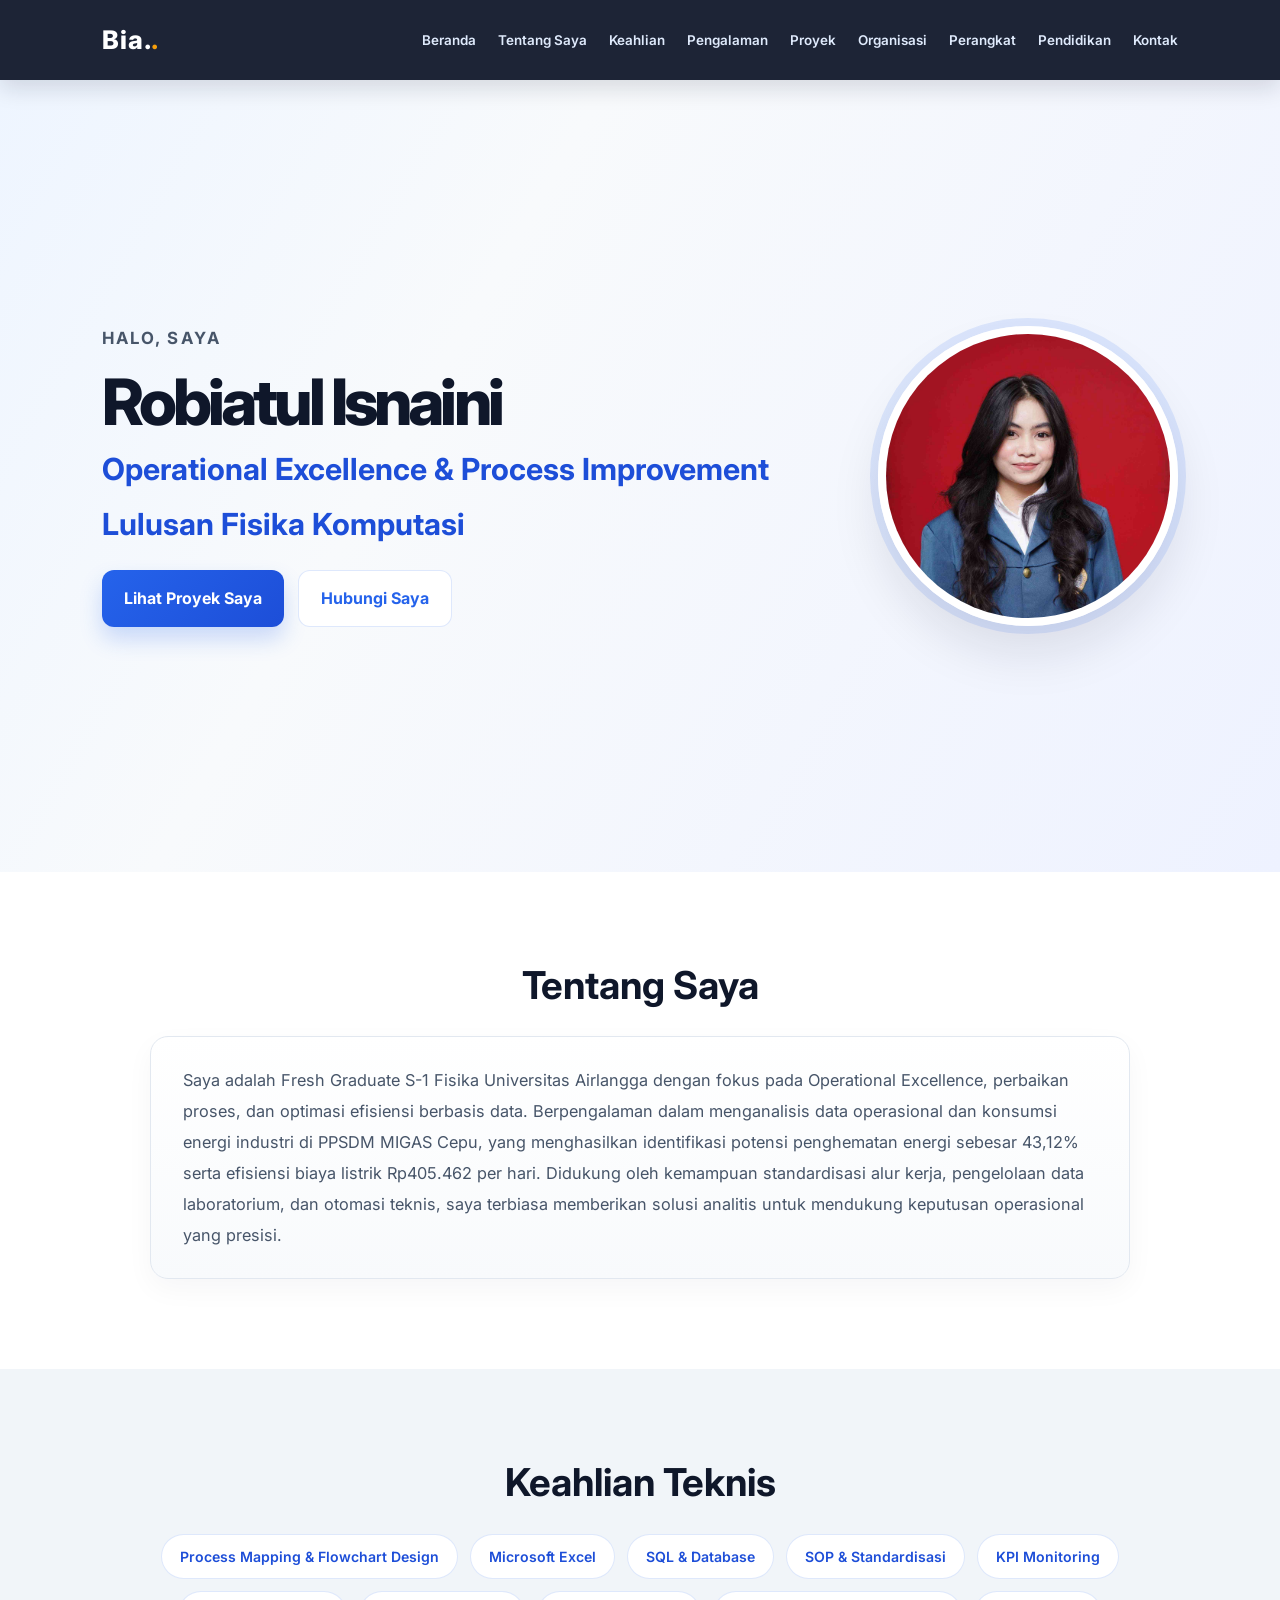
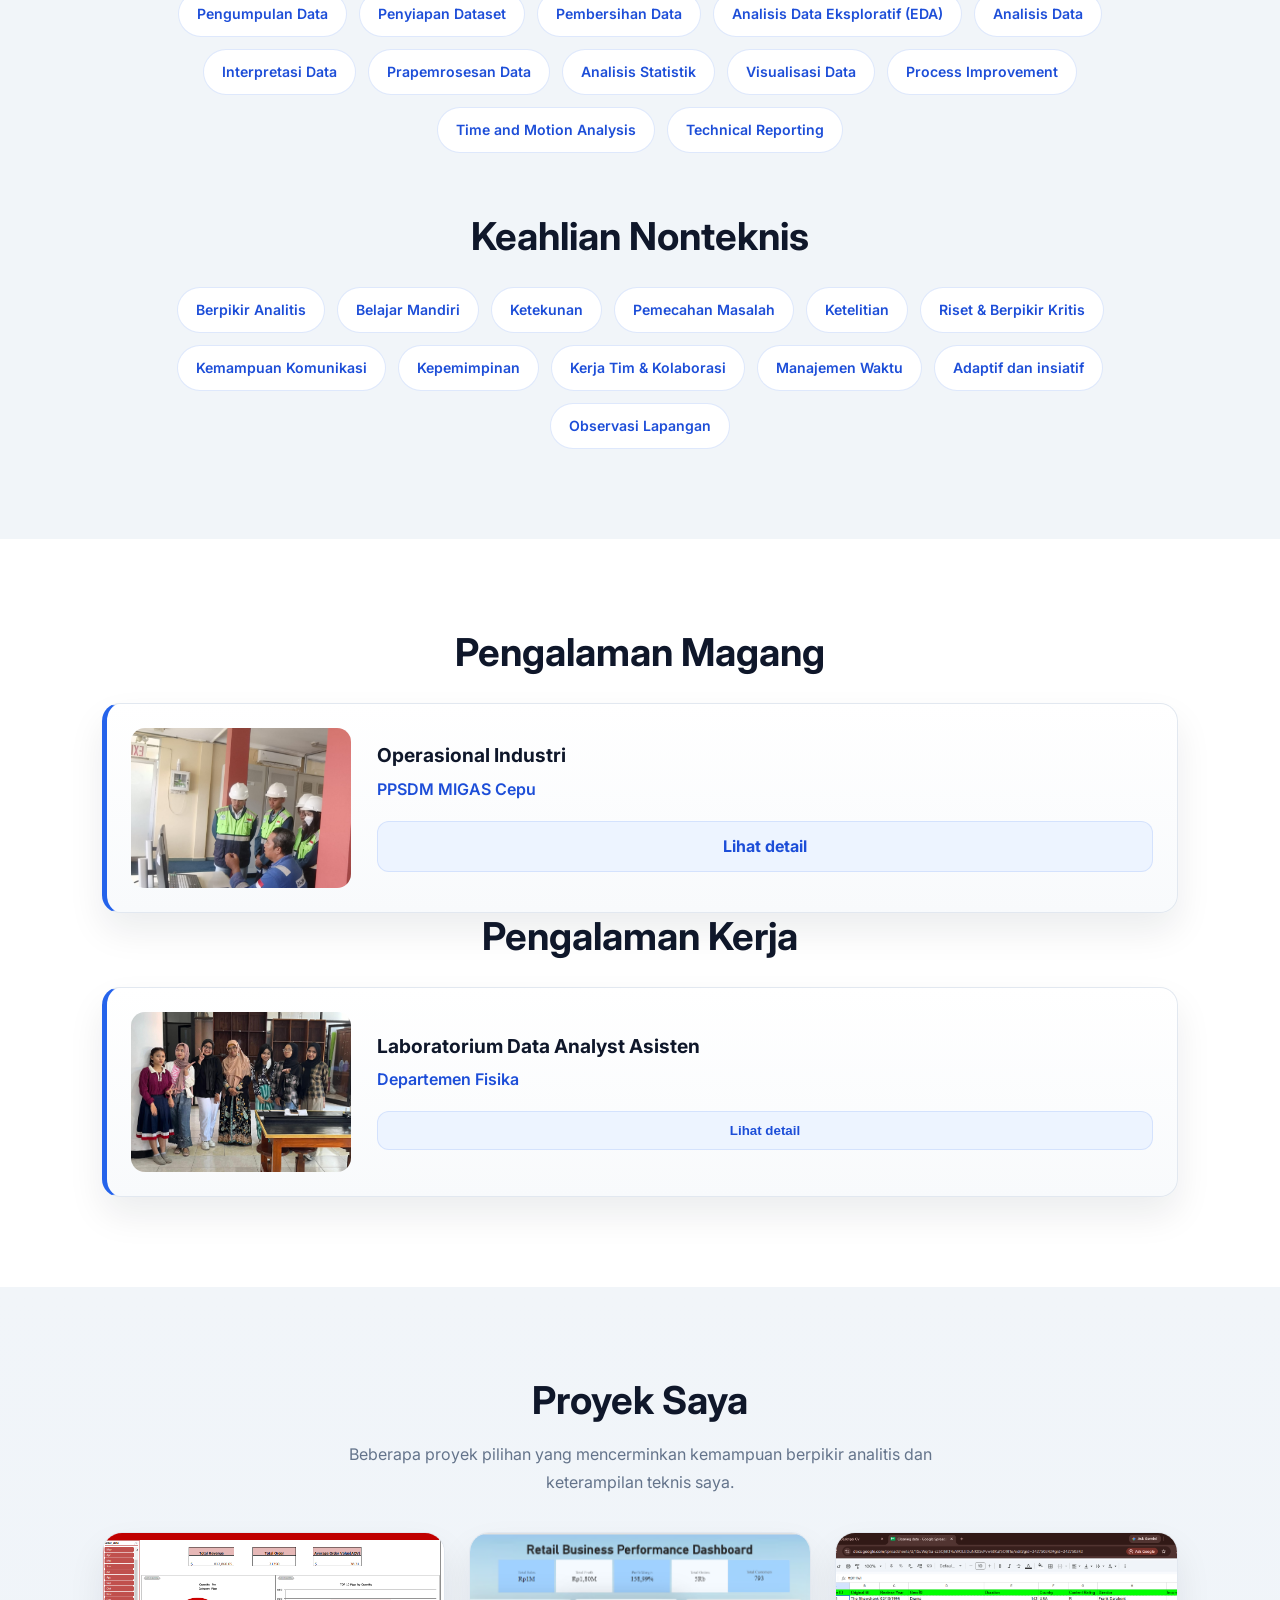
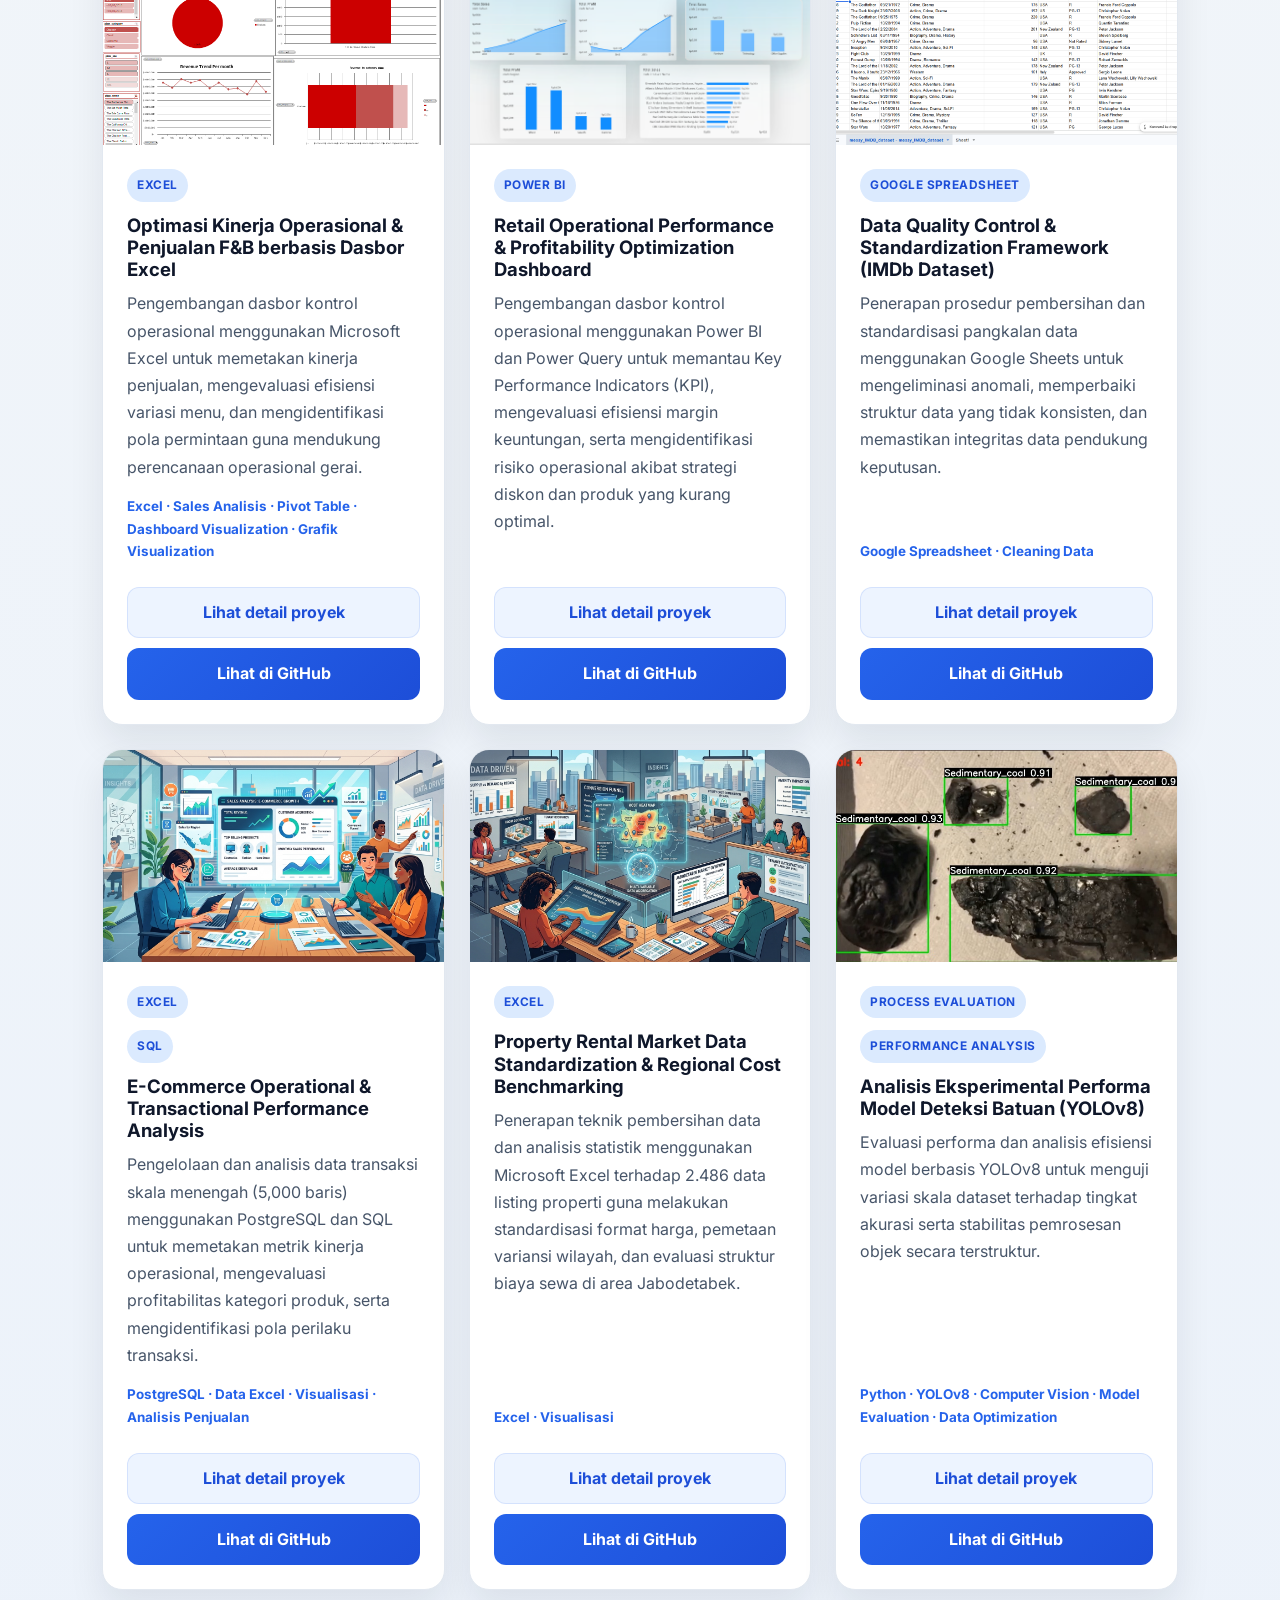
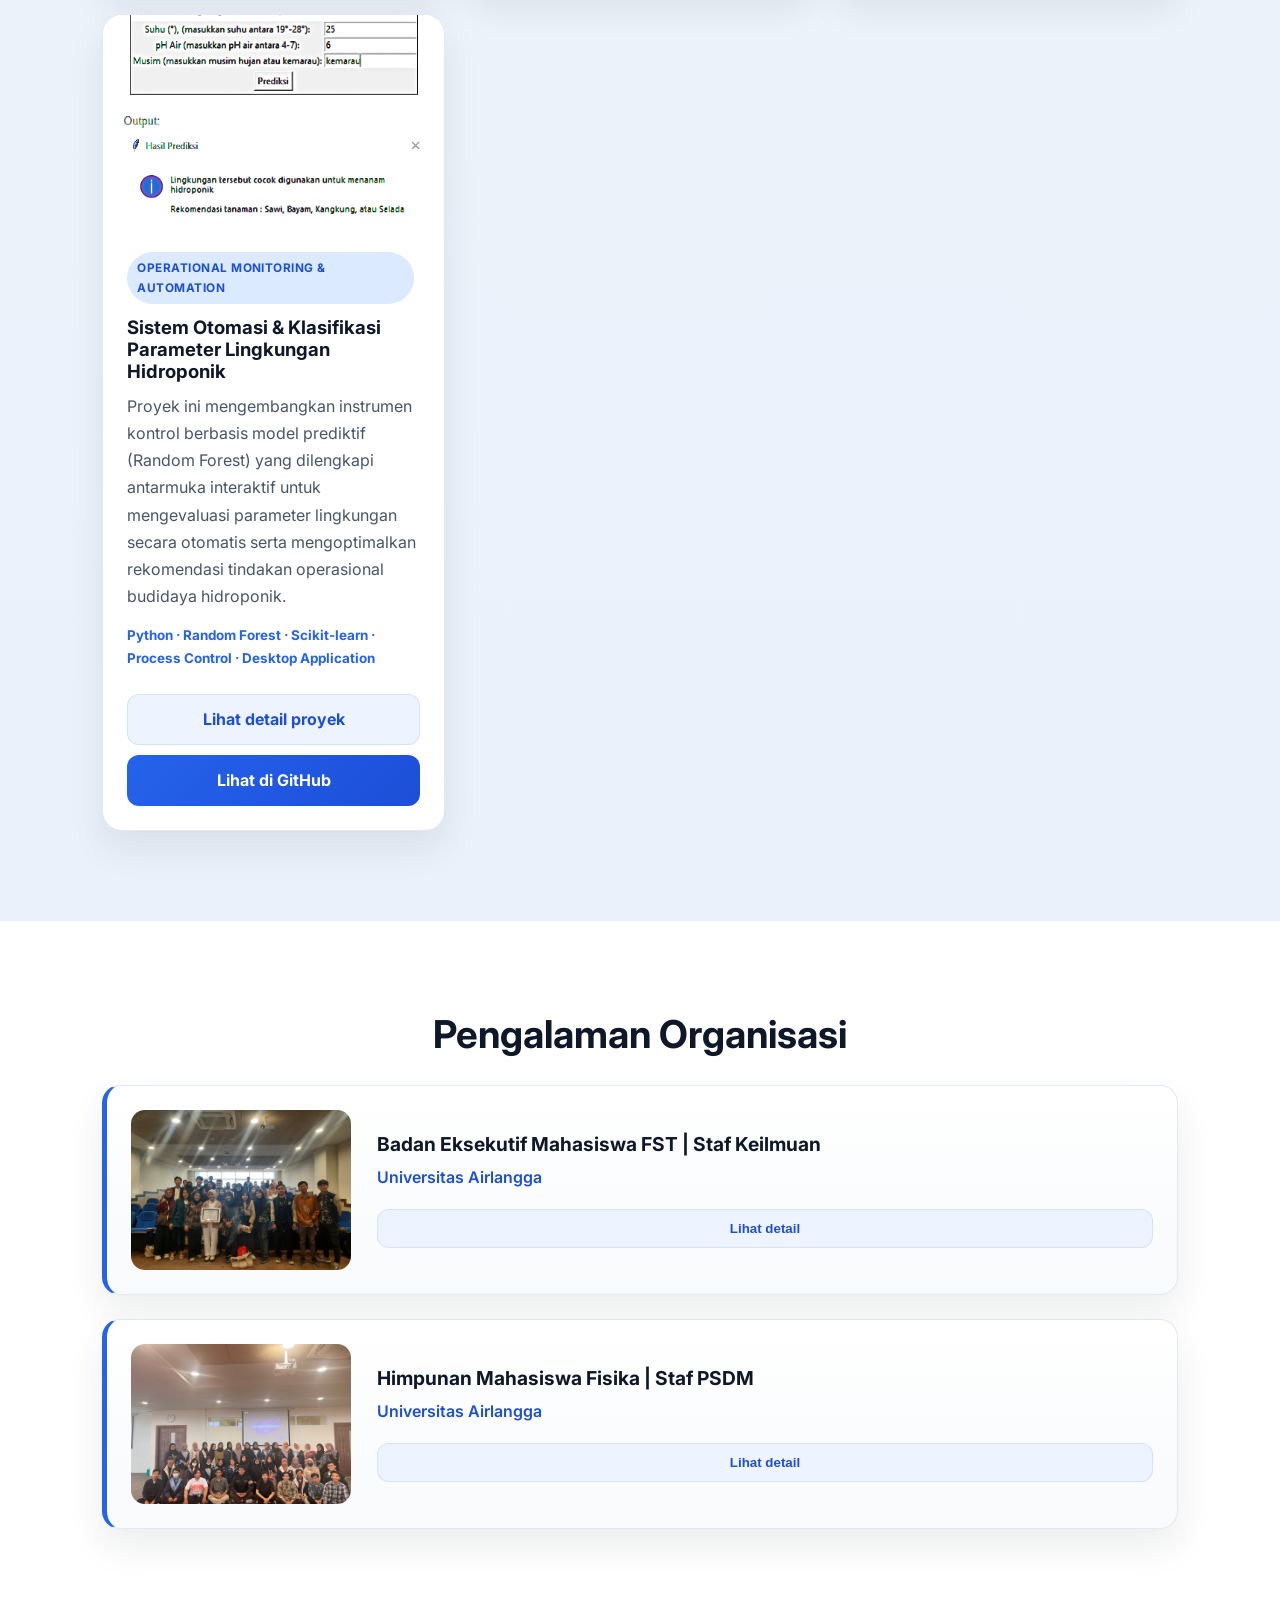
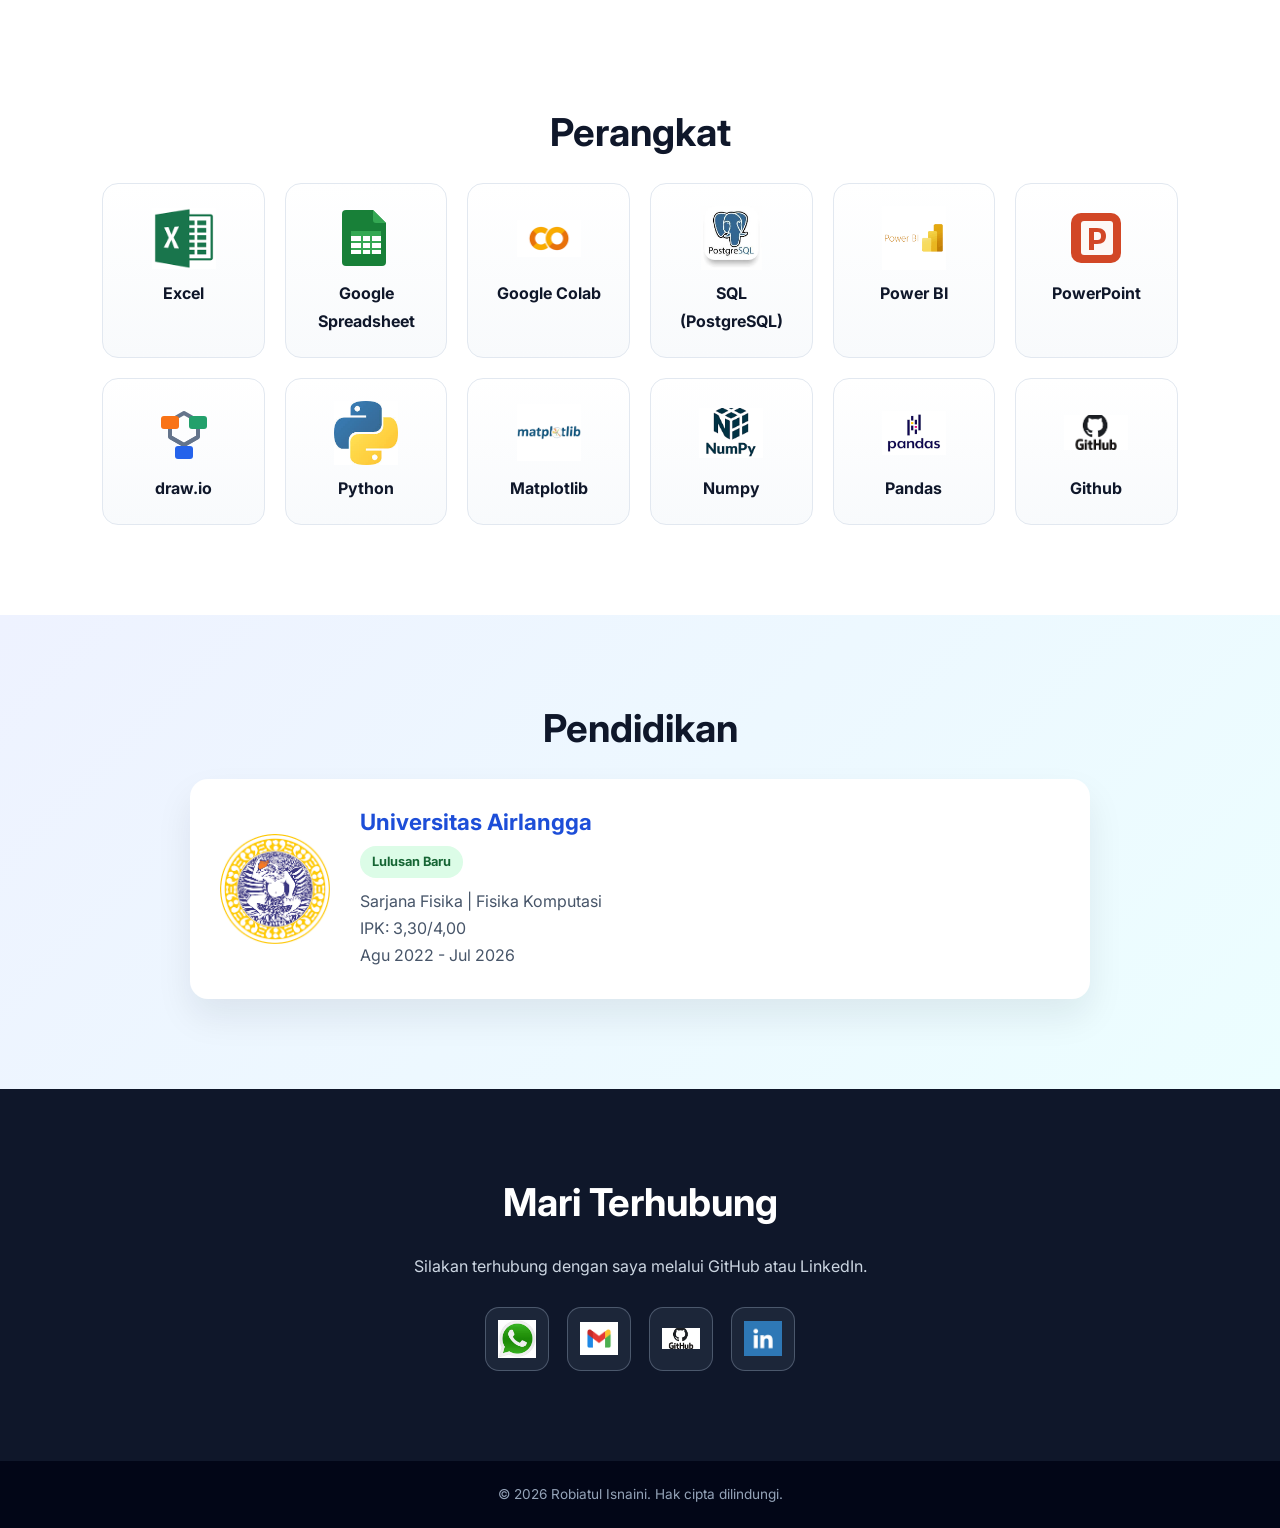
<file: index.html>
<!DOCTYPE html>
<html lang="id">

<head>

    <meta charset="UTF-8">

    <meta name="viewport" content="width=device-width, initial-scale=1.0">

    <title>Robiatul Isnaini |  Operational Excellence & Process Improvement</title>

    <link rel="stylesheet" href="style.css">

</head>


<body>


    <!-- ================= NAVIGASI ================= -->

    <nav class="navbar">
        <div class="logo">Bia.</div>

        <ul class="nav-links">
            <li><a href="#home">Beranda</a></li>
            <li><a href="#about">Tentang Saya</a></li>
            <li><a href="#skills">Keahlian</a></li>
            <li><a href="#experience">Pengalaman</a></li>
            <li><a href="#projects">Proyek</a></li>
            <li><a href="#organization">Organisasi</a></li>
            <li><a href="#tools">Perangkat</a></li>
            <li><a href="#education">Pendidikan</a></li>
            <li><a href="#contact">Kontak</a></li>
        </ul>
    </nav>

    <!-- ================= BERANDA ================= -->

    <section id="home" class="hero">
        <div class="hero-text">
            <p class="hero-tag">Halo, saya</p>
            <h1>Robiatul Isnaini</h1>
            <h2>Operational Excellence & Process Improvement</h2>
            <h2>Lulusan Fisika Komputasi</h2>


            <div class="hero-buttons">
                <a href="#projects" class="btn btn-primary">Lihat Proyek Saya</a>
                <a href="#contact" class="btn btn-secondary">Hubungi Saya</a>
            </div>
        </div>

        <div class="hero-image">
            <img src="images/profile.jpeg" alt="Robiatul Isnaini" />
        </div>
    </section>

    <!-- ================= TENTANG SAYA ================= -->

    <section id="about" class="about">
        <h2>Tentang Saya</h2>
        <div class="about-card">
            <p>

                Saya adalah Fresh Graduate S-1 Fisika Universitas Airlangga dengan fokus pada Operational Excellence, perbaikan proses, dan optimasi efisiensi berbasis data. Berpengalaman dalam menganalisis data operasional dan konsumsi energi industri di PPSDM MIGAS Cepu, yang menghasilkan identifikasi potensi penghematan energi sebesar 43,12% serta efisiensi biaya listrik Rp405.462 per hari. Didukung oleh kemampuan standardisasi alur kerja, pengelolaan data laboratorium, dan otomasi teknis, saya terbiasa memberikan solusi analitis untuk mendukung keputusan operasional yang presisi.
            </p>
        </div>
    </section>

    <!-- ================= KEAHLIAN ================= -->

    <section id="skills" class="skills">
        <h2>Keahlian Teknis</h2>
        <div class="skills-container">
            <div class="skill">Process Mapping & Flowchart Design</div>
            <div class="skill">Microsoft Excel</div>
            <div class="skill">SQL & Database</div>
            <div class="skill">SOP & Standardisasi</div>
            <div class="skill">KPI Monitoring</div>
            <div class="skill">Pengumpulan Data</div>
            <div class="skill">Penyiapan Dataset</div>
            <div class="skill">Pembersihan Data</div>
            <div class="skill">Analisis Data Eksploratif (EDA)</div>
            <div class="skill">Analisis Data</div>
            <div class="skill">Interpretasi Data</div>
            <div class="skill">Prapemrosesan Data</div>
            <div class="skill">Analisis Statistik</div>
            <div class="skill">Visualisasi Data</div>
            <div class="skill">Process Improvement</div>
            <div class="skill">Time and Motion Analysis</div>
            <div class="skill">Technical Reporting</div>
        </div>

        <h2>Keahlian Nonteknis</h2>
        <div class="skills-container">
            <div class="skill">Berpikir Analitis</div>
            <div class="skill">Belajar Mandiri</div>
            <div class="skill">Ketekunan</div>
            <div class="skill">Pemecahan Masalah</div>
            <div class="skill">Ketelitian</div>
            <div class="skill">Riset & Berpikir Kritis</div>
            <div class="skill">Kemampuan Komunikasi</div>
            <div class="skill">Kepemimpinan</div>
            <div class="skill">Kerja Tim & Kolaborasi</div>
            <div class="skill">Manajemen Waktu</div>
            <div class="skill">Adaptif dan insiatif</div>
            <div class="skill">Observasi Lapangan</div>

        </div>
    </section>

    <!-- ================= PENGALAMAN ================= -->

    <section id="experience" class="experience">
        <h2>Pengalaman Magang</h2>

        <div class="experience-grid">
            <article class="experience-item detail-card">
                <div class="experience-image">
                    <img src="images/migas.jpg" alt="Instalasi Pengolahan Air" />
                </div>
                <div class="experience-content">
                    <h3>Operasional Industri</h3>
                    <p>PPSDM MIGAS Cepu</p>
                    <a class="detail-button" href="intern-experience-detail.html">
                        Lihat detail
                    </a>
                </div>
            </article>
        </div>

        <h2>Pengalaman Kerja</h2>

        <div class="experience-grid">
            <article class="experience-item detail-card">
                <div class="experience-image">
                    <img src="images/asdos.jpg" alt="Asisten Praktikum" />
                </div>
                <div class="experience-content">
                    <h3>Laboratorium Data Analyst Asisten</h3>
                    <p>Departemen Fisika</p>
                    <button class="detail-button" data-toggle data-label="Lihat detail" data-alt-label="Sembunyikan detail" aria-expanded="false">
                        Lihat detail
                    </button>
                    <div class="detail-panel">
                        <ul>
                            <li>Mengelola dan memastikan kesiapan operasional laboratorium, mencakup verifikasi kelayakan alat, ketersediaan bahan, dan standardisasi prosedur eksperimen sebelum kegiatan dimulai.</li>
                            <li>Menangani kendala teknis secara cepat dan sistematis (troubleshooting) untuk meminimalkan waktu henti (downtime) selama sesi praktikum berlangsung.</li>
                            <li>Membimbing mahasiswa melakukan pengolahan, pembersihan, dan analisis data hasil eksperimen menggunakan Microsoft Excel dan Python untuk memastikan akurasi interpretasi hasil.</li>
                            <li>Melakukan rekapitulasi dan validasi data hasil praktikum secara terstruktur untuk memastikan kesesuaian parameter eksperimen.</li>


                        </ul>
                    </div>
                </div>
            </article>
        </div>

    </section>

    <!-- ================= PROYEK ================= -->

    <section id="projects" class="projects">
        <h2>Proyek Saya</h2>
        <p class="section-description">Beberapa proyek pilihan yang mencerminkan kemampuan berpikir analitis dan keterampilan teknis saya.</p>

        <div class="projects-container">

            <article class="project-card">
                <img src="images\pizza.png" alt="Optimasi Kinerja Operasional & Penjualan F&B berbasis Dasbor Excel" />
                <div class="project-content">
                    <span class="badge">EXCEL</span>
                    <h3>Optimasi Kinerja Operasional & Penjualan F&B berbasis Dasbor Excel</h3>
                    <p>
                        Pengembangan dasbor kontrol operasional menggunakan Microsoft Excel untuk memetakan kinerja penjualan, mengevaluasi efisiensi variasi menu, dan mengidentifikasi pola permintaan guna mendukung perencanaan operasional gerai.
                    </p>
                    <p class="technologies">Excel · Sales Analisis · Pivot Table · Dashboard Visualization · Grafik Visualization</p>
                    <a href="project-detail.html?project=analisis-pizza" class="detail-button">Lihat detail proyek</a>
                    <a href="https://github.com/bia385/Pizza-Sales-Analysis" target="_blank" class="project-button">Lihat di GitHub</a>
                </div>
            </article>

            <article class="project-card">
                <img src="images\retail.png" alt="Retail Operational Performance & Profitability Optimization Dashboard" />
                <div class="project-content">
                    <span class="badge">Power BI</span>
                    <h3>Retail Operational Performance & Profitability Optimization Dashboard</h3>
                    <p>
                        Pengembangan dasbor kontrol operasional menggunakan Power BI dan Power Query untuk memantau Key Performance Indicators (KPI), mengevaluasi efisiensi margin keuntungan, serta mengidentifikasi risiko operasional akibat strategi diskon dan produk yang kurang optimal.
                    </p>
                    <a href="project-detail.html?project=retail-analysis" class="detail-button">Lihat detail proyek</a>
                    <a href="https://github.com/bia385/retail-business-performance-analysis" target="_blank" rel="noopener noreferrer" class="project-button">Lihat di GitHub</a>
                </div>
            </article>

            <article class="project-card">
                <img src="images\IMDB.png" alt="Data Quality Control & Standardization Framework (IMDb Dataset)" />
                <div class="project-content">
                    <span class="badge">Google Spreadsheet</span>
                    <h3>Data Quality Control & Standardization Framework (IMDb Dataset)</h3>
                    <p>
                        Penerapan prosedur pembersihan dan standardisasi pangkalan data menggunakan Google Sheets untuk mengeliminasi anomali, memperbaiki struktur data yang tidak konsisten, dan memastikan integritas data pendukung keputusan.
                    </p>
                    <p class="technologies">Google Spreadsheet · Cleaning Data </p>
                    <a href="project-detail.html?project=imdb-data-cleaning" class="detail-button">Lihat detail proyek</a>
                    <a href="https://github.com/bia385/IMDb-Movie-Dataset-Data-Cleaning-with-Google-Sheets" target="_blank" class="project-button">Lihat di GitHub</a>
                </div>
            </article>

            <article class="project-card">
                <img src="images\sales.jfif" alt="E-Commerce Operational & Transactional Performance Analysis" />
                <div class="project-content">
                    <span class="badge">EXCEL</span> <span class="badge">SQL</span>
                    <h3>E-Commerce Operational & Transactional Performance Analysis</h3>
                    <p>
                        Pengelolaan dan analisis data transaksi skala menengah (5,000 baris) menggunakan PostgreSQL dan SQL untuk memetakan metrik kinerja operasional, mengevaluasi profitabilitas kategori produk, serta mengidentifikasi pola perilaku transaksi.
                    </p>
                    <p class="technologies">PostgreSQL · Data Excel · Visualisasi · Analisis Penjualan</p>
                    <a href="project-detail.html?project=e-commerce-sales-analysis" class="detail-button">Lihat detail proyek</a>
                    <a href="https://github.com/bia385/retail-business-performance-analysis" target="_blank" rel="noopener noreferrer" class="project-button">Lihat di GitHub</a>
                </div>
            </article>

            <article class="project-card">
                <img src="images\kostrental.jfif" alt="Property Rental Market Data Standardization & Regional Cost Benchmarking" />
                <div class="project-content">
                    <span class="badge">EXCEL</span>
                    <h3>Property Rental Market Data Standardization & Regional Cost Benchmarking</h3>
                    <p>
                        Penerapan teknik pembersihan data dan analisis statistik menggunakan Microsoft Excel terhadap 2.486 data listing properti guna melakukan standardisasi format harga, pemetaan variansi wilayah, dan evaluasi struktur biaya sewa di area Jabodetabek.
                    </p>
                    <p class="technologies">Excel · Visualisasi</p>
                    <a href="project-detail.html?project=kost-rental-data-analysis" class="detail-button">Lihat detail proyek</a>
                    <a href="https://github.com/bia385/kost-rental-data-analysis" target="_blank" rel="noopener noreferrer" class="project-button">Lihat di GitHub</a>
                </div>
            </article>

            <article class="project-card">
                <img src="images/projek1.jpg" alt="Analisis Eksperimental Performa Model Deteksi Batuan (YOLOv8)" />
                <div class="project-content">
                    <span class="badge">Process Evaluation</span><span class="badge">Performance Analysis</span>
                    <h3>Analisis Eksperimental Performa Model Deteksi Batuan (YOLOv8)</h3>
                    <p>
                        Evaluasi performa dan analisis efisiensi model berbasis YOLOv8 untuk menguji variasi skala dataset terhadap tingkat akurasi serta stabilitas pemrosesan objek secara terstruktur.
                    </p>
                    <p class="technologies">Python · YOLOv8 · Computer Vision · Model Evaluation · Data Optimization</p>
                    <a href="project-detail.html?project=yolov8-rock-detection" class="detail-button">Lihat detail proyek</a>
                    <a href="https://github.com/bia385/yolov8-rock-type-detection" target="_blank" class="project-button">Lihat di GitHub</a>
                </div>
            </article>

            <article class="project-card">
                <img src="images/projek2.png" alt="KSistem Otomasi & Klasifikasi Parameter Lingkungan Hidroponik" />
                <div class="project-content">
                    <span class="badge">Operational Monitoring & Automation</span>
                    <h3>Sistem Otomasi & Klasifikasi Parameter Lingkungan Hidroponik</h3>
                    <p>
                        Proyek ini mengembangkan instrumen kontrol berbasis model prediktif (Random Forest) yang dilengkapi antarmuka interaktif untuk mengevaluasi parameter lingkungan secara otomatis serta mengoptimalkan rekomendasi tindakan operasional budidaya hidroponik.
                    </p>
                    <p class="technologies">Python · Random Forest · Scikit-learn · Process Control · Desktop Application</p>
                    <a href="project-detail.html?project=hydroponic-classification" class="detail-button">Lihat detail proyek</a>
                    <a href="https://github.com/bia385/hydroponic-environment-classification" target="_blank" class="project-button">Lihat di GitHub</a>
                </div>
            </article>

            
            

        </div>
    </section>

    <!-- ================= PENGALAMAN ORGANISASI ================= -->

    <section id="organization" class="experience">
        <h2>Pengalaman Organisasi</h2>

        <div class="experience-grid">
            <article class="experience-item detail-card">
                <div class="experience-image">
                    <img src="images/bem.jpg" alt="Badan Eksekutif Mahasiswa FST" />
                </div>
                <div class="experience-content">
                    <h3>Badan Eksekutif Mahasiswa FST | Staf Keilmuan</h3>
                    <p>Universitas Airlangga</p>
                    <button class="detail-button" data-toggle data-label="Lihat detail" data-alt-label="Sembunyikan detail" aria-expanded="false">
                        Lihat detail
                    </button>
                    <div class="detail-panel">
                        <ul>
                            <li>Mengoordinasikan program mahasiswa dan kolaborasi antaruniversitas, mengelola komunikasi, surat-menyurat resmi, dokumentasi, serta administrasi program dengan tingkat kehadiran 100%.</li>
                        </ul>
                    </div>
                </div>
            </article>

            <article class="experience-item detail-card">
                <div class="experience-image">
                    <img src="images/hima.jpg" alt="Himpunan Mahasiswa Fisika" />
                </div>
                <div class="experience-content">
                    <h3>Himpunan Mahasiswa Fisika | Staf PSDM</h3>
                    <p>Universitas Airlangga</p>
                    <button class="detail-button" data-toggle data-label="Lihat detail" data-alt-label="Sembunyikan detail" aria-expanded="false">
                        Lihat detail
                    </button>
                    <div class="detail-panel">
                        <ul>
                            <li>Merencanakan dan mengoordinasikan program mahasiswa, memimpin Divisi KSK, serta mendukung kerja tim yang efektif dan pelaksanaan program yang lancar.</li>
                        </ul>
                    </div>
                </div>
            </article>
        </div>
    </section>

    <!-- ================= PERANGKAT ================= -->
    <section id="tools" class="tools">
        <h2>Perangkat</h2>

        <div class="tools-container">
            <div class="tool"><img src="images/excel.png" alt="Excel"><p>Excel</p></div>
            <div class="tool"><img src="images/google-spreadsheet.svg" alt="Google Spreadsheet"><p>Google Spreadsheet</p></div>
            <div class="tool"><img src="images/colab.png" alt="Google Colab"><p>Google Colab</p></div>
            <div class="tool"><img src="images/postgresql.jpg" alt="SQL (PostgreSQL)"><p>SQL (PostgreSQL)</p></div>
            <div class="tool"><img src="images/powerbi.png" alt="Power BI"><p>Power BI</p></div>
            <div class="tool"><img src="images/powerpoint.svg" alt="Ikon aplikasi Microsoft PowerPoint"><p>PowerPoint</p></div>
            <div class="tool"><img src="images/drawio.svg" alt="Ikon aplikasi draw.io"><p>draw.io</p></div>
            <div class="tool"><img src="images/python.jfif" alt="Python"><p>Python</p></div>
            <div class="tool"><img src="images/matplotlib.png" alt="Matplotlib"><p>Matplotlib</p></div>
            <div class="tool"><img src="images/numpy.png" alt="Numpy"><p>Numpy</p></div>
            <div class="tool"><img src="images/pandas.png" alt="Pandas"><p>Pandas</p></div>
            <div class="tool"><img src="images/github.png" alt="Github"><p>Github</p></div>
        </div>
    </section>

    <!-- ================= PENDIDIKAN ================= -->

    <section id="education" class="education">
        <h2>Pendidikan</h2>

        <div class="education-item">

    <!-- LOGO UNIVERSITAS -->
    <div class="education-logo">

        <img
            src="images/unair.png"
            alt="Universitas Airlangga"
        >

    </div>


    <!-- INFORMASI PENDIDIKAN -->
    <div class="education-content">

        <h3>
            Universitas Airlangga
        </h3>

        <p class="education-status">
            Lulusan Baru
        </p>

        <p>
            Sarjana Fisika | Fisika Komputasi
        </p>

        <p>
            IPK: 3,30/4,00
        </p>

        <p>
            Agu 2022 - Jul 2026
        </p>

    </div>

</div>

    </section>



    <!-- ================= KONTAK ================= -->

    <section id="contact" class="contact">

        <h2>
            Mari Terhubung
        </h2>

        <p>
            Silakan terhubung dengan saya melalui
            GitHub atau LinkedIn.
        </p>

        <div class="contact-links">


            <a
                href="https://wa.me/6289522010640"
                target="_blank"
                class="contact-item"
        >
            <img 
                src="images\whatsapp.jfif"
                alt="WhatsApp"
            >
            </a>

            <a
                href="mailto:rubyatul38@gmail.com"
                target="_blank"
                class="contact-item"
        >
            <img 
                src="images\mail.png"
                alt="Mail"
            >
            </a>

            <a
                href="https://github.com/bia385"
                target="_blank"
                class="contact-item"
        >
            <img 
                src="images\github.png"
                alt="Github"
            >
            </a>

            <a
                href="https://www.linkedin.com/in/robiatul-isnaini"
                target="_blank"
                class="contact-item"
        >
            <img 
                src="images\linkedin.png"
                alt="LinkedIn"
            >
            </a>
        </div>

    </section>



    <!-- ================= KAKI HALAMAN ================= -->

    <footer>

        <p>
            © 2026 Robiatul Isnaini. Hak cipta dilindungi.
        </p>

    </footer>


    <script src="script.js"></script>



</body>

</html>
</file>
<file: style.css>
@import url('https://fonts.googleapis.com/css2?family=Inter:wght@400;500;600;700;800&display=swap');

:root {
    --navy: #0f172a;
    --navy-soft: #1e293b;
    --primary: #2563eb;
    --primary-dark: #1d4ed8;
    --primary-soft: #dbeafe;
    --accent: #f59e0b;
    --background: #f8fafc;
    --section-bg: #ffffff;
    --card-bg: #ffffff;
    --text: #0f172a;
    --text-secondary: #475569;
    --border: #e2e8f0;
    --muted: #64748b;
    --success-soft: #dcfce7;
    --success-text: #166534;
    --shadow: 0 18px 36px rgba(15, 23, 42, 0.08);
}

* {
    margin: 0;
    padding: 0;
    box-sizing: border-box;
}

html {
    scroll-behavior: smooth;
}

body {
    font-family: 'Inter', Arial, sans-serif;
    line-height: 1.7;
    color: var(--text);
    background: linear-gradient(180deg, #f8fafc 0%, #eef4ff 100%);
}

section {
    padding: 90px 8%;
    scroll-margin-top: 85px;
}

h1,
h2,
h3 {
    line-height: 1.2;
    color: var(--text);
}

h2 {
    margin-bottom: 28px;
    text-align: center;
    font-size: clamp(2rem, 3vw, 2.6rem);
}

p {
    color: var(--text-secondary);
}

img {
    max-width: 100%;
    display: block;
}

.navbar {
    position: sticky;
    top: 0;
    z-index: 1000;
    display: flex;
    align-items: center;
    justify-content: space-between;
    padding: 18px 8%;
    background: rgba(15, 23, 42, 0.94);
    backdrop-filter: blur(12px);
    box-shadow: 0 8px 22px rgba(15, 23, 42, 0.14);
}

.logo {
    color: #ffffff;
    font-size: 1.6rem;
    font-weight: 800;
    letter-spacing: 0.03em;
}

.logo::after {
    content: '.';
    color: var(--accent);
}

.nav-links {
    display: flex;
    align-items: center;
    gap: 22px;
    list-style: none;
}

.nav-links a {
    color: #dfeafc;
    text-decoration: none;
    font-size: 0.84rem;
    font-weight: 600;
    transition: 0.3s ease;
}

.nav-links a:hover {
    color: var(--accent);
}

.hero {
    min-height: 88vh;
    display: flex;
    align-items: center;
    justify-content: space-between;
    gap: 50px;
    background: linear-gradient(120deg, #eef5ff 0%, #f8fafc 35%, #eef2ff 100%);
}

.hero-text {
    max-width: 680px;
}

.hero-tag {
    margin-bottom: 12px;
    color: var(--primary);
    font-weight: 700;
    letter-spacing: 0.12em;
    text-transform: uppercase;
    font-size: 0.78rem;
}

.hero h1 {
    margin-bottom: 10px;
    font-size: clamp(2.8rem, 5vw, 5rem);
    font-weight: 800;
    letter-spacing: -0.06em;
}

.hero h2 {
    margin-bottom: 18px;
    text-align: left;
    font-size: clamp(1.3rem, 2.8vw, 1.9rem);
    color: var(--primary-dark);
}

.hero-text > p:last-of-type {
    max-width: 620px;
    font-size: 1.05rem;
    color: var(--text-secondary);
}

.hero-image img {
    width: 300px;
    height: 300px;
    border-radius: 50%;
    object-fit: cover;
    border: 8px solid #ffffff;
    box-shadow: 0 0 0 8px rgba(37, 99, 235, 0.12), 0 28px 50px rgba(15, 23, 42, 0.1);
}

.hero-buttons {
    display: flex;
    flex-wrap: wrap;
    gap: 14px;
    margin-top: 28px;
}

.btn,
.project-button,
.detail-button {
    display: inline-flex;
    align-items: center;
    justify-content: center;
    border: none;
    border-radius: 12px;
    font-weight: 700;
    transition: 0.3s ease;
    cursor: pointer;
    text-decoration: none;
}

.btn {
    padding: 14px 22px;
}

.btn-primary {
    background: linear-gradient(135deg, var(--primary), var(--primary-dark));
    color: #ffffff;
    box-shadow: 0 12px 22px rgba(37, 99, 235, 0.22);
}

.btn-primary:hover,
.project-button:hover {
    transform: translateY(-2px);
    box-shadow: 0 16px 28px rgba(37, 99, 235, 0.2);
}

.btn-secondary {
    background: #ffffff;
    color: var(--primary);
    border: 1px solid rgba(37, 99, 235, 0.15);
}

.btn-secondary:hover {
    background: var(--primary-soft);
}

.about {
    background: var(--section-bg);
}

.about-card {
    max-width: 980px;
    margin: 0 auto;
    padding: 28px 32px;
    border: 1px solid var(--border);
    border-radius: 18px;
    background: linear-gradient(180deg, #ffffff 0%, #f8fafc 100%);
    box-shadow: 0 10px 28px rgba(15, 23, 42, 0.04);
}

.about-card p {
    font-size: 1.02rem;
    line-height: 1.9;
    color: var(--text-secondary);
}

.skills {
    background: #f1f5f9;
}

.skills h2:not(:first-child) {
    margin-top: 60px;
}

.skills-container {
    display: flex;
    flex-wrap: wrap;
    justify-content: center;
    gap: 12px;
    max-width: 1100px;
    margin: 0 auto;
}

.skill {
    padding: 10px 18px;
    border: 1px solid rgba(37, 99, 235, 0.15);
    border-radius: 999px;
    background: #ffffff;
    color: var(--primary-dark);
    font-size: 0.88rem;
    font-weight: 600;
    transition: 0.3s ease;
}

.skill:hover {
    background: linear-gradient(135deg, var(--primary), var(--primary-dark));
    color: #ffffff;
    transform: translateY(-4px);
    box-shadow: 0 12px 24px rgba(37, 99, 235, 0.2);
}

.tools {
    background: var(--section-bg);
}

.tools-container {
    display: grid;
    grid-template-columns: repeat(auto-fit, minmax(150px, 1fr));
    gap: 20px;
}

.tool {
    padding: 22px 15px;
    border: 1px solid var(--border);
    border-radius: 16px;
    background: linear-gradient(180deg, #ffffff 0%, #f8fafc 100%);
    text-align: center;
    transition: 0.3s ease;
}

.tool:hover {
    transform: translateY(-6px);
    border-color: rgba(37, 99, 235, 0.35);
    box-shadow: var(--shadow);
}

.tool img {
    width: 64px;
    height: 64px;
    margin: 0 auto 10px;
    object-fit: contain;
}

.tool p {
    color: var(--text);
    font-weight: 700;
}

.projects {
    background: linear-gradient(180deg, #f1f5f9 0%, #eaf1fb 100%);
}

.section-description {
    max-width: 660px;
    margin: -10px auto 36px;
    text-align: center;
    color: var(--muted);
}

.projects-container {
    display: grid;
    grid-template-columns: repeat(3, minmax(0, 1fr));
    gap: 24px;
    max-width: 1280px;
    margin: 0 auto;
}

.project-card {
    display: flex;
    flex-direction: column;
    overflow: hidden;
    border: 1px solid var(--border);
    border-radius: 20px;
    background: var(--card-bg);
    box-shadow: var(--shadow);
    transition: transform 0.3s ease, box-shadow 0.3s ease, border-color 0.3s ease;
}

.project-card:hover {
    transform: translateY(-5px);
    border-color: rgba(37, 99, 235, 0.3);
    box-shadow: 0 22px 40px rgba(15, 23, 42, 0.12);
}

.project-card img {
    width: 100%;
    aspect-ratio: 16 / 10;
    object-fit: cover;
    background: #e2e8f0;
}

.project-placeholder-image {
    display: grid;
    width: 100%;
    height: 220px;
    place-items: center;
    background: linear-gradient(135deg, #dbeafe, #eff6ff);
    color: var(--primary-dark);
    font-weight: 700;
}

.project-placeholder .project-content p {
    color: var(--muted);
}

.project-content {
    display: flex;
    flex: 1;
    flex-direction: column;
    padding: 24px;
}

.project-content > .badge {
    align-self: flex-start;
    margin: 0 6px 12px 0;
}

.badge {
    display: inline-block;
    margin-bottom: 12px;
    padding: 6px 10px;
    border-radius: 999px;
    background: var(--primary-soft);
    color: var(--primary-dark);
    font-size: 0.74rem;
    font-weight: 700;
    letter-spacing: 0.04em;
    text-transform: uppercase;
}

.project-content h3 {
    margin-bottom: 10px;
    font-size: 1.16rem;
}

.project-content p {
    margin-bottom: 14px;
}

.project-content > p:not(.technologies) {
    flex: 1;
}

.technologies {
    margin-bottom: 18px;
    color: var(--primary);
    font-size: 0.84rem;
    font-weight: 700;
}

.detail-button {
    width: 100%;
    margin-top: 10px;
    padding: 11px 18px;
    background: #edf4ff;
    color: var(--primary-dark);
    border: 1px solid rgba(37, 99, 235, 0.12);
}

.detail-button:hover {
    background: var(--primary-soft);
}

.project-button {
    width: 100%;
    margin-top: 10px;
    padding: 12px 18px;
    background: linear-gradient(135deg, var(--primary), var(--primary-dark));
    color: #ffffff;
    text-align: center;
}

.project-card a:focus-visible {
    outline: 3px solid var(--accent);
    outline-offset: 3px;
}

.detail-panel {
    max-height: 0;
    overflow: hidden;
    transition: max-height 0.35s ease, margin-top 0.35s ease, opacity 0.35s ease;
    opacity: 0;
}

.is-open .detail-panel {
    max-height: 240px;
    margin-top: 15px;
    opacity: 1;
}

.detail-panel ul {
    padding-left: 18px;
    color: var(--text-secondary);
}

.detail-panel li {
    margin-bottom: 8px;
}

.experience {
    background: var(--section-bg);
}

.experience-grid {
    display: grid;
    gap: 24px;
    max-width: 1100px;
    margin: 0 auto;
}

.experience-item {
    display: grid;
    grid-template-columns: 220px 1fr;
    gap: 26px;
    align-items: center;
    padding: 24px;
    border: 1px solid var(--border);
    border-left: 5px solid var(--primary);
    border-radius: 18px;
    background: linear-gradient(180deg, #ffffff 0%, #f8fafc 100%);
    box-shadow: var(--shadow);
}

.experience-image {
    width: 100%;
    height: 160px;
    border-radius: 14px;
    overflow: hidden;
}

.experience-image img {
    width: 100%;
    height: 100%;
    object-fit: cover;
}

.experience-content h3 {
    margin-bottom: 8px;
    font-size: 1.2rem;
}

.experience-content p {
    margin-bottom: 8px;
    font-weight: 600;
    color: var(--primary-dark);
}

.experience-type {
    display: inline-block;
    margin-bottom: 10px;
    padding: 6px 10px;
    border-radius: 999px;
    background: var(--success-soft);
    color: var(--success-text);
    font-size: 0.74rem;
    font-weight: 700;
    text-transform: uppercase;
    letter-spacing: 0.04em;
}

.education {
    background: linear-gradient(135deg, #eef2ff 0%, #ecfeff 100%);
}

.education-item {
    display: flex;
    align-items: center;
    gap: 30px;
    max-width: 900px;
    margin: 0 auto;
    padding: 30px;
    border-radius: 18px;
    background: #ffffff;
    box-shadow: var(--shadow);
}

.education-logo img {
    width: 110px;
    height: 110px;
    object-fit: contain;
}

.education-content h3 {
    margin-bottom: 10px;
    color: var(--primary-dark);
    font-size: 1.4rem;
}

.education-status {
    display: inline-block;
    margin-bottom: 10px;
    padding: 5px 12px;
    border-radius: 999px;
    background: var(--success-soft);
    color: var(--success-text);
    font-size: 0.8rem;
    font-weight: 700;
}

.contact {
    background: var(--navy);
    text-align: center;
}

.contact h2 {
    color: #ffffff;
}

.contact p {
    color: #cbd5e1;
}

#contact .contact-links {
    display: flex;
    justify-content: center;
    gap: 18px;
    margin-top: 26px;
}

#contact .contact-item {
    display: flex;
    align-items: center;
    justify-content: center;
    width: 64px;
    height: 64px;
    border: 1px solid rgba(148, 163, 184, 0.4);
    border-radius: 14px;
    background: rgba(30, 41, 59, 0.9);
    transition: 0.3s ease;
}

#contact .contact-item:hover {
    transform: translateY(-5px);
    background: var(--primary);
    border-color: rgba(255, 255, 255, 0.3);
}

#contact .contact-item img {
    width: 38px;
    height: 38px;
    object-fit: contain;
}

footer {
    padding: 22px;
    background: #020617;
    text-align: center;
}

footer p {
    color: #94a3b8;
    font-size: 0.85rem;
}

@media (max-width: 850px) {
    .projects-container {
        grid-template-columns: repeat(2, minmax(0, 1fr));
    }

    .navbar {
        flex-direction: column;
        gap: 12px;
    }

    .nav-links {
        justify-content: center;
        flex-wrap: wrap;
    }

    .hero {
        flex-direction: column-reverse;
        justify-content: center;
        text-align: center;
    }

    .hero h2,
    .hero-text {
        text-align: center;
    }

    .hero-buttons {
        justify-content: center;
    }
}

@media (max-width: 600px) {
    section {
        padding: 70px 5%;
    }

    .projects-container {
        grid-template-columns: 1fr;
        gap: 20px;
    }

    .project-content {
        padding: 20px;
    }

    .nav-links a {
        font-size: 0.74rem;
    }

    .hero-image img {
        width: 220px;
        height: 220px;
    }

    .experience-item,
    .education-item {
        grid-template-columns: 1fr;
        flex-direction: column;
        align-items: flex-start;
    }

    .experience-item {
        display: block;
    }

    .experience-image {
        height: 180px;
        margin-bottom: 16px;
    }

    .education-item {
        display: flex;
    }
}

.project-detail-page {
    min-height: 100vh;
}

.project-detail-navbar {
    justify-content: space-between;
    padding: 16px 8%;
    background: rgba(255, 255, 255, 0.94);
    border-bottom: 1px solid var(--border);
}

.project-detail-navbar .logo {
    color: var(--navy);
    text-decoration: none;
}

.project-back-link {
    color: var(--primary-dark);
    font-weight: 700;
    text-decoration: none;
}

.project-back-link:hover {
    text-decoration: underline;
}

.project-detail-main {
    width: min(1100px, 84%);
    margin: 0 auto;
    padding: 64px 0 80px;
}

.project-detail-eyebrow {
    margin-bottom: 8px;
    color: var(--primary);
    font-size: 0.76rem;
    font-weight: 800;
    letter-spacing: 0.12em;
}

.project-detail-main h1#project-title {
    margin-bottom: 14px;
    font-size: clamp(2rem, 5vw, 3.2rem);
}

.project-detail-intro {
    max-width: 780px;
    font-size: 1.05rem;
}

.project-detail-technologies {
    margin-top: 16px;
    color: var(--primary-dark);
    font-size: 0.9rem;
    font-weight: 700;
}

.project-preview-section,
.project-detail-panel {
    padding: 28px;
    border: 1px solid var(--border);
    border-radius: 20px;
    background: var(--card-bg);
    box-shadow: var(--shadow);
}

.project-preview-section {
    margin-top: 38px;
}

.project-detail-section-heading h2,
.project-detail-panel h2 {
    margin-bottom: 18px;
    text-align: left;
    font-size: 1.45rem;
}

.project-preview-link {
    display: block;
    overflow: hidden;
    border-radius: 14px;
    background: #e2e8f0;
    text-decoration: none;
}

.project-preview-image {
    width: 100%;
    max-height: 650px;
    object-fit: contain;
}

.project-preview-link span {
    display: block;
    padding: 10px 14px;
    background: #f8fafc;
    color: var(--primary-dark);
    font-size: 0.85rem;
    font-weight: 700;
}

.project-preview-caption {
    margin-top: 12px;
    font-size: 0.9rem;
}

.project-detail-grid {
    margin-top: 24px;
}

.project-highlights {
    display: grid;
    grid-template-columns: repeat(2, minmax(0, 1fr));
    gap: 16px;
}

.project-highlight {
    padding: 18px;
    border: 1px solid var(--border);
    border-radius: 14px;
}

.project-highlight h3 {
    margin-bottom: 8px;
    color: var(--primary-dark);
    font-size: 1rem;
}

.project-highlight p {
    margin: 0;
    color: var(--text-secondary);
}

.project-highlight ul {
    margin: 0;
    padding-left: 20px;
    color: var(--text-secondary);
}

.project-highlight li + li {
    margin-top: 6px;
}

@media (max-width: 640px) {
    .project-highlights {
        grid-template-columns: 1fr;
    }
}

.project-bottom-link {
    display: inline-block;
    margin-top: 28px;
}

.project-detail-main [hidden] {
    display: none;
}

.experience-detail-lead {
    max-width: 800px;
    margin-bottom: 28px;
    font-size: 1.05rem;
}

.experience-detail-section {
    margin-top: 24px;
}

.experience-detail-section h2 {
    margin-bottom: 14px;
    text-align: left;
    font-size: 1.45rem;
}

.experience-activity-list {
    padding-left: 22px;
    color: var(--text-secondary);
}

.experience-activity-list li {
    margin-bottom: 10px;
}

.experience-evidence-grid {
    display: grid;
    grid-template-columns: repeat(auto-fit, minmax(260px, 1fr));
    gap: 20px;
}

.experience-evidence-card {
    overflow: hidden;
    border: 1px solid var(--border);
    border-radius: 16px;
    background: var(--card-bg);
    box-shadow: var(--shadow);
}

.experience-evidence-card img {
    width: 100%;
    height: 220px;
    object-fit: contain;
    background: #e2e8f0;
}

.experience-evidence-card .experience-flowchart-image {
    height: 360px;
}

.experience-evidence-zoom {
    display: block;
    width: 100%;
    padding: 0;
    border: 0;
    background: transparent;
    cursor: zoom-in;
}

.experience-evidence-caption {
    padding: 16px;
}

.experience-evidence-caption p {
    margin: 0;
}

.experience-evidence-caption h3 {
    margin-bottom: 6px;
}

.experience-evidence-dialog {
    position: fixed;
    width: min(92vw, 1100px);
    max-width: none;
    max-height: 92vh;
    margin: auto;
    padding: 48px 20px 20px;
    border: 1px solid var(--border);
    border-radius: 16px;
    background: var(--card-bg);
    color: var(--text);
    box-shadow: var(--shadow);
}

.experience-evidence-dialog::backdrop {
    background: rgba(15, 23, 42, 0.82);
}

.experience-evidence-dialog-image {
    display: block;
    max-width: 100%;
    max-height: 75vh;
    margin: 0 auto;
    object-fit: contain;
}

.experience-evidence-dialog-caption {
    margin: 14px 0 0;
    text-align: center;
}

.experience-evidence-close {
    position: absolute;
    top: 8px;
    right: 12px;
    width: 36px;
    height: 36px;
    border: 0;
    border-radius: 50%;
    background: var(--primary-soft);
    color: var(--primary-dark);
    font-size: 1.6rem;
    line-height: 1;
    cursor: pointer;
}

.experience-report-notice {
    padding: 20px;
    border: 1px dashed var(--border);
    border-radius: 14px;
    background: var(--card-bg);
}

.experience-report-link {
    display: inline-flex;
}

@media (max-width: 700px) {
    .project-detail-navbar {
        padding: 14px 5%;
    }

    .project-detail-main {
        width: 90%;
        padding-top: 42px;
    }

    .project-preview-section,
    .project-detail-panel {
        padding: 20px;
    }

}
</file>
